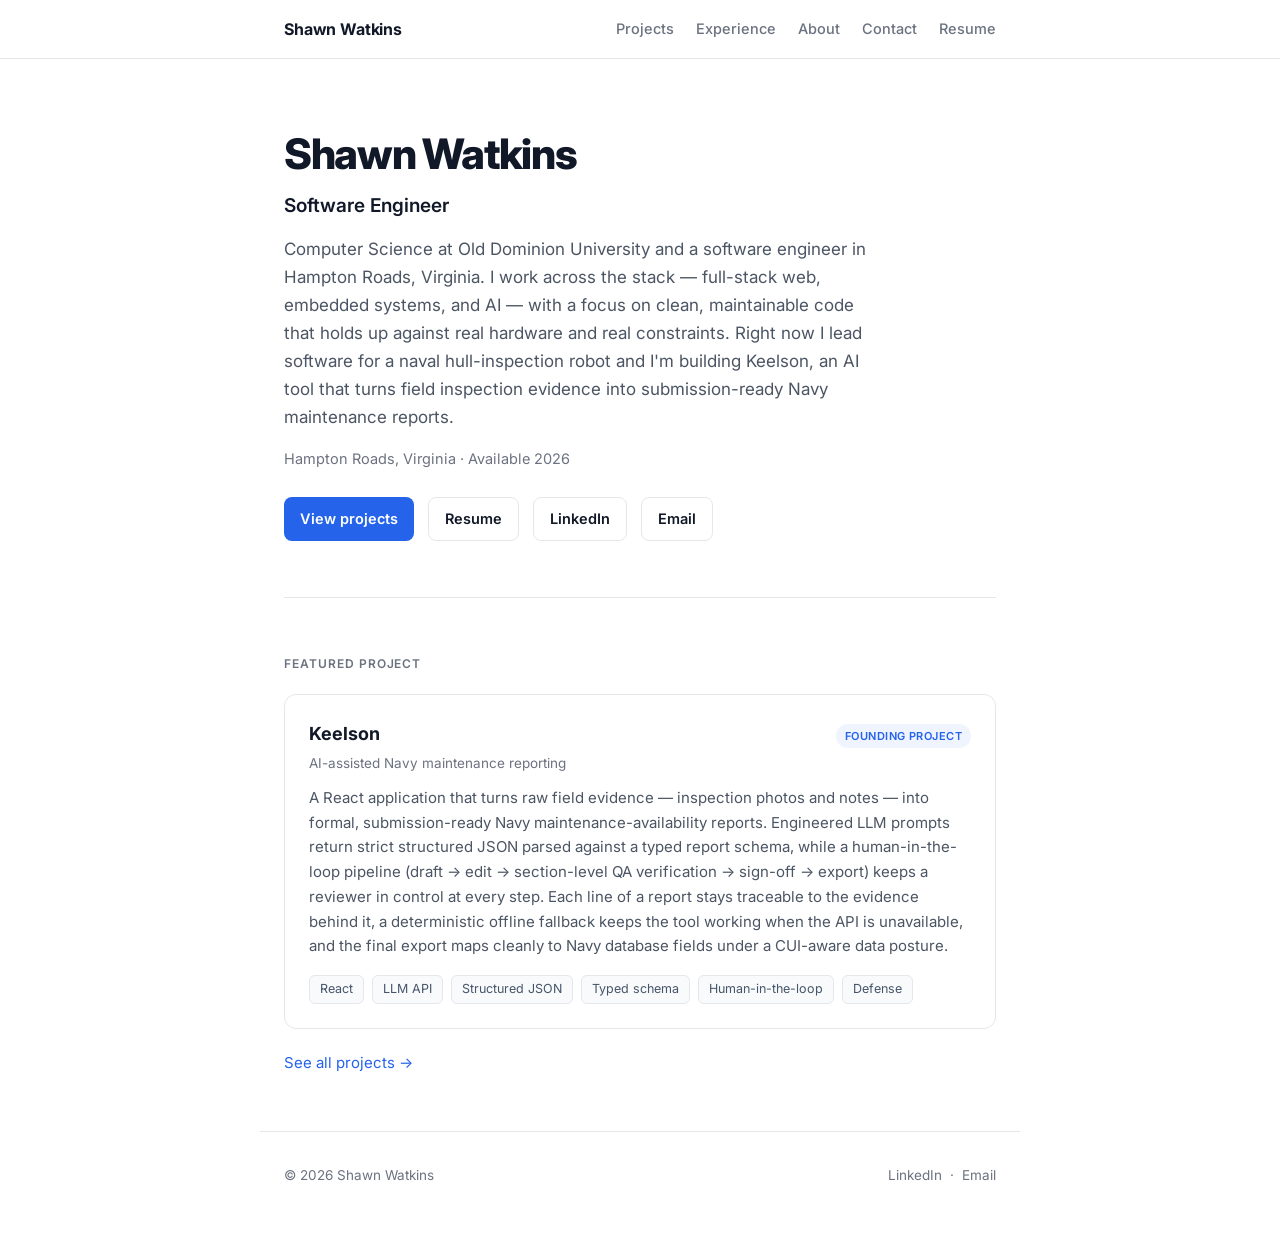
<file: index.html>
<!DOCTYPE html>
<html lang="en">
<head>
<meta charset="UTF-8">
<meta name="viewport" content="width=device-width, initial-scale=1.0">
<title>Shawn Watkins — Software Engineer</title>
<meta name="description" content="Shawn Watkins — software engineer in Hampton Roads, VA. Full-stack, embedded, and AI systems.">
<link rel="preconnect" href="https://fonts.googleapis.com">
<link rel="preconnect" href="https://fonts.gstatic.com" crossorigin>
<link href="https://fonts.googleapis.com/css2?family=Inter:wght@400;500;600;700;800&display=swap" rel="stylesheet">
<link rel="stylesheet" href="style.css">
</head>
<body>

<header class="site-header">
  <nav class="nav">
    <a class="brand" href="index.html">Shawn Watkins</a>
    <div class="links">
      <a href="projects.html">Projects</a>
      <a href="experience.html">Experience</a>
      <a href="about.html">About</a>
      <a href="contact.html">Contact</a>
      <a href="Shawn_Watkins_Resume.pdf" target="_blank">Resume</a>
    </div>
  </nav>
</header>

<main>
  <section class="hero">
    <h1>Shawn Watkins</h1>
    <div class="role">Software Engineer</div>
    <p class="tagline">Computer Science at Old Dominion University and a software engineer in Hampton Roads, Virginia. I work across the stack — full-stack web, embedded systems, and AI — with a focus on clean, maintainable code that holds up against real hardware and real constraints. Right now I lead software for a naval hull-inspection robot and I'm building Keelson, an AI tool that turns field inspection evidence into submission-ready Navy maintenance reports.</p>
    <div class="meta">Hampton Roads, Virginia &middot; Available 2026</div>
    <div class="cta">
      <a class="btn btn-primary" href="projects.html">View projects</a>
      <a class="btn btn-ghost" href="Shawn_Watkins_Resume.pdf" target="_blank">Resume</a>
      <a class="btn btn-ghost" href="https://www.linkedin.com/in/shawn-watkins-51b217351" target="_blank">LinkedIn</a>
      <a class="btn btn-ghost" href="mailto:shawnwatkins120@gmail.com">Email</a>
    </div>
  </section>

  <section>
    <div class="eyebrow">Featured Project</div>
    <div class="projects">

      <div class="card">
        <div class="card-top">
          <div>
            <h3>Keelson</h3>
            <div class="ctx">AI-assisted Navy maintenance reporting</div>
          </div>
          <span class="flag">Founding project</span>
        </div>
        <p class="desc">A React application that turns raw field evidence — inspection photos and notes — into formal, submission-ready Navy maintenance-availability reports. Engineered LLM prompts return strict structured JSON parsed against a typed report schema, while a human-in-the-loop pipeline (draft → edit → section-level QA verification → sign-off → export) keeps a reviewer in control at every step. Each line of a report stays traceable to the evidence behind it, a deterministic offline fallback keeps the tool working when the API is unavailable, and the final export maps cleanly to Navy database fields under a CUI-aware data posture.</p>
        <div class="tags">
          <span class="tag">React</span><span class="tag">LLM API</span><span class="tag">Structured JSON</span><span class="tag">Typed schema</span><span class="tag">Human-in-the-loop</span><span class="tag">Defense</span>
        </div>
      </div>

    </div>
    <p style="margin-top:22px;font-size:15px;"><a href="projects.html">See all projects →</a></p>
  </section>
</main>

<footer>
  <span>© 2026 Shawn Watkins</span>
  <span><a href="https://www.linkedin.com/in/shawn-watkins-51b217351" target="_blank">LinkedIn</a> &nbsp;·&nbsp; <a href="mailto:shawnwatkins120@gmail.com">Email</a></span>
</footer>

</body>
</html>
</file>
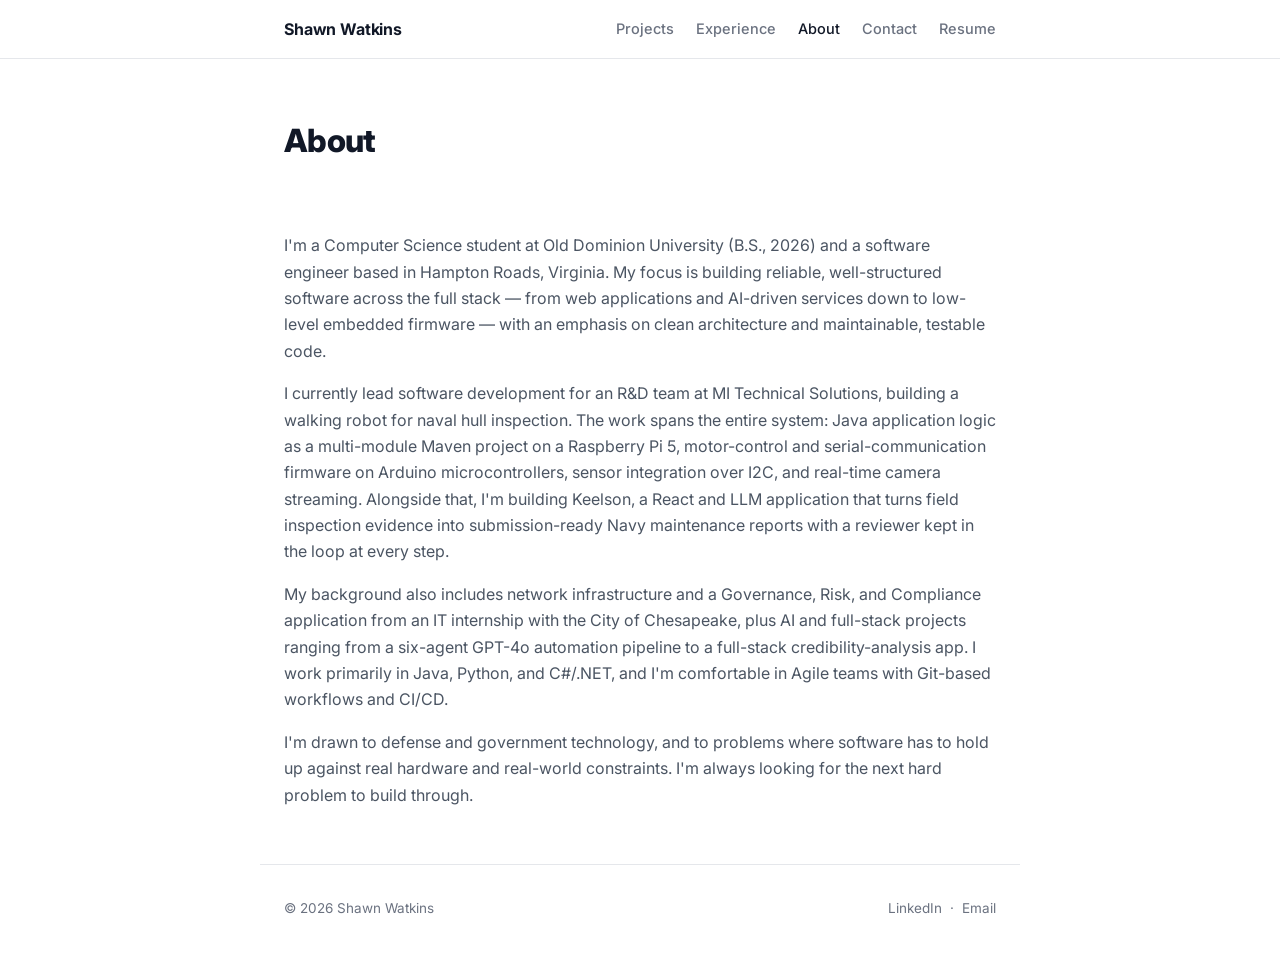
<file: about.html>
<!DOCTYPE html>
<html lang="en">
<head>
<meta charset="UTF-8">
<meta name="viewport" content="width=device-width, initial-scale=1.0">
<title>About — Shawn Watkins</title>
<link rel="preconnect" href="https://fonts.googleapis.com">
<link rel="preconnect" href="https://fonts.gstatic.com" crossorigin>
<link href="https://fonts.googleapis.com/css2?family=Inter:wght@400;500;600;700;800&display=swap" rel="stylesheet">
<link rel="stylesheet" href="style.css">
</head>
<body>

<header class="site-header">
  <nav class="nav">
    <a class="brand" href="index.html">Shawn Watkins</a>
    <div class="links">
      <a href="projects.html">Projects</a>
      <a href="experience.html">Experience</a>
      <a href="about.html" class="active">About</a>
      <a href="contact.html">Contact</a>
      <a href="Shawn_Watkins_Resume.pdf" target="_blank">Resume</a>
    </div>
  </nav>
</header>

<main>
  <div class="page-title"><h1>About</h1></div>
  <section style="border-bottom:none;" class="prose">
    <p>I'm a Computer Science student at Old Dominion University (B.S., 2026) and a software engineer based in Hampton Roads, Virginia. My focus is building reliable, well-structured software across the full stack — from web applications and AI-driven services down to low-level embedded firmware — with an emphasis on clean architecture and maintainable, testable code.</p>
    <p>I currently lead software development for an R&amp;D team at MI Technical Solutions, building a walking robot for naval hull inspection. The work spans the entire system: Java application logic as a multi-module Maven project on a Raspberry Pi 5, motor-control and serial-communication firmware on Arduino microcontrollers, sensor integration over I2C, and real-time camera streaming. Alongside that, I'm building Keelson, a React and LLM application that turns field inspection evidence into submission-ready Navy maintenance reports with a reviewer kept in the loop at every step.</p>
    <p>My background also includes network infrastructure and a Governance, Risk, and Compliance application from an IT internship with the City of Chesapeake, plus AI and full-stack projects ranging from a six-agent GPT-4o automation pipeline to a full-stack credibility-analysis app. I work primarily in Java, Python, and C#/.NET, and I'm comfortable in Agile teams with Git-based workflows and CI/CD.</p>
    <p>I'm drawn to defense and government technology, and to problems where software has to hold up against real hardware and real-world constraints. I'm always looking for the next hard problem to build through.</p>
  </section>
</main>

<footer>
  <span>© 2026 Shawn Watkins</span>
  <span><a href="https://www.linkedin.com/in/shawn-watkins-51b217351" target="_blank">LinkedIn</a> &nbsp;·&nbsp; <a href="mailto:shawnwatkins120@gmail.com">Email</a></span>
</footer>

</body>
</html>
</file>
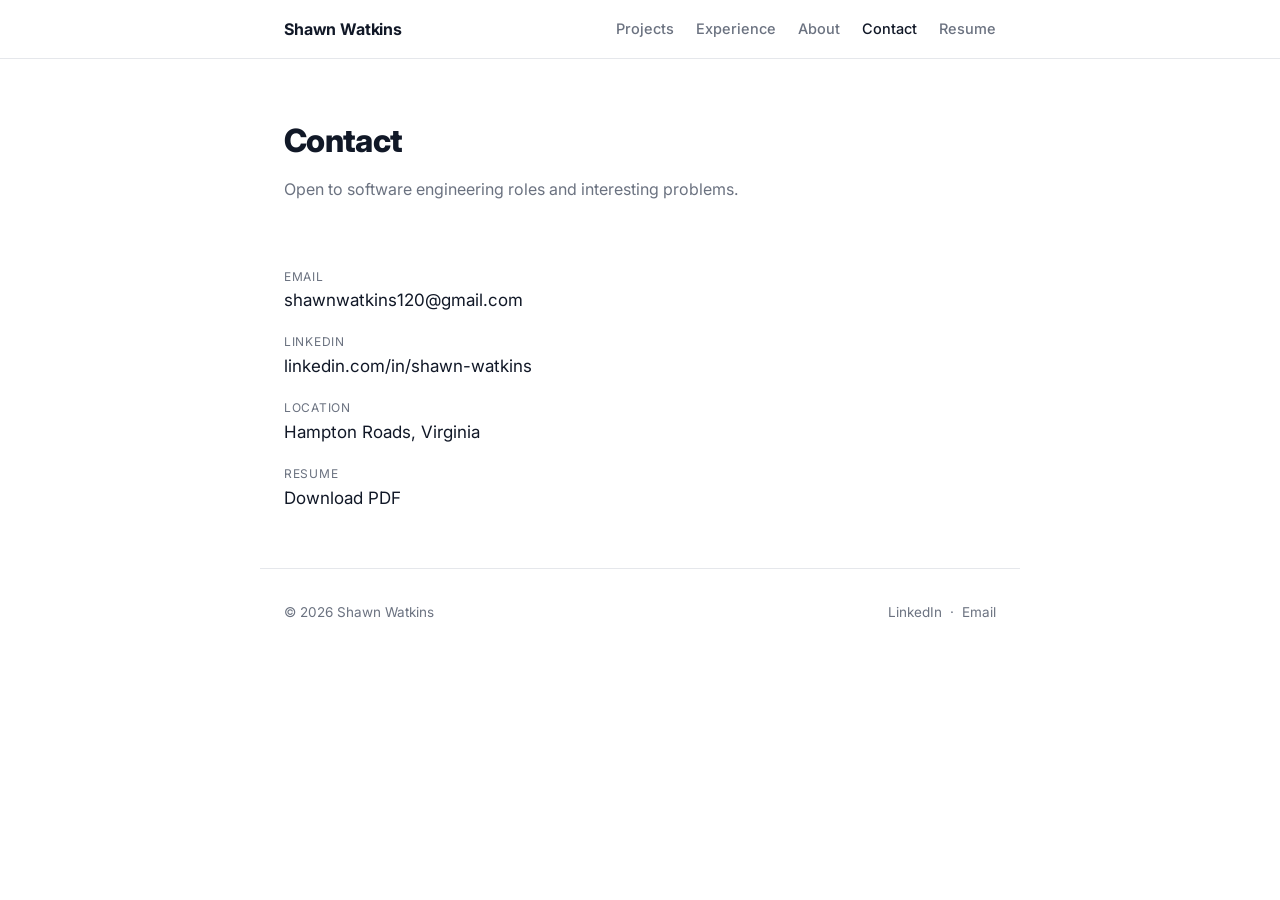
<file: contact.html>
<!DOCTYPE html>
<html lang="en">
<head>
<meta charset="UTF-8">
<meta name="viewport" content="width=device-width, initial-scale=1.0">
<title>Contact — Shawn Watkins</title>
<link rel="preconnect" href="https://fonts.googleapis.com">
<link rel="preconnect" href="https://fonts.gstatic.com" crossorigin>
<link href="https://fonts.googleapis.com/css2?family=Inter:wght@400;500;600;700;800&display=swap" rel="stylesheet">
<link rel="stylesheet" href="style.css">
</head>
<body>

<header class="site-header">
  <nav class="nav">
    <a class="brand" href="index.html">Shawn Watkins</a>
    <div class="links">
      <a href="projects.html">Projects</a>
      <a href="experience.html">Experience</a>
      <a href="about.html">About</a>
      <a href="contact.html" class="active">Contact</a>
      <a href="Shawn_Watkins_Resume.pdf" target="_blank">Resume</a>
    </div>
  </nav>
</header>

<main>
  <div class="page-title"><h1>Contact</h1><p>Open to software engineering roles and interesting problems.</p></div>
  <section style="border-bottom:none;">
    <div class="contact-list">
      <div class="item"><div class="lbl">Email</div><a href="mailto:shawnwatkins120@gmail.com">shawnwatkins120@gmail.com</a></div>
      <div class="item"><div class="lbl">LinkedIn</div><a href="https://www.linkedin.com/in/shawn-watkins-51b217351" target="_blank">linkedin.com/in/shawn-watkins</a></div>
      <div class="item"><div class="lbl">Location</div><span>Hampton Roads, Virginia</span></div>
      <div class="item"><div class="lbl">Resume</div><a href="Shawn_Watkins_Resume.pdf" target="_blank">Download PDF</a></div>
    </div>
  </section>
</main>

<footer>
  <span>© 2026 Shawn Watkins</span>
  <span><a href="https://www.linkedin.com/in/shawn-watkins-51b217351" target="_blank">LinkedIn</a> &nbsp;·&nbsp; <a href="mailto:shawnwatkins120@gmail.com">Email</a></span>
</footer>

</body>
</html>
</file>
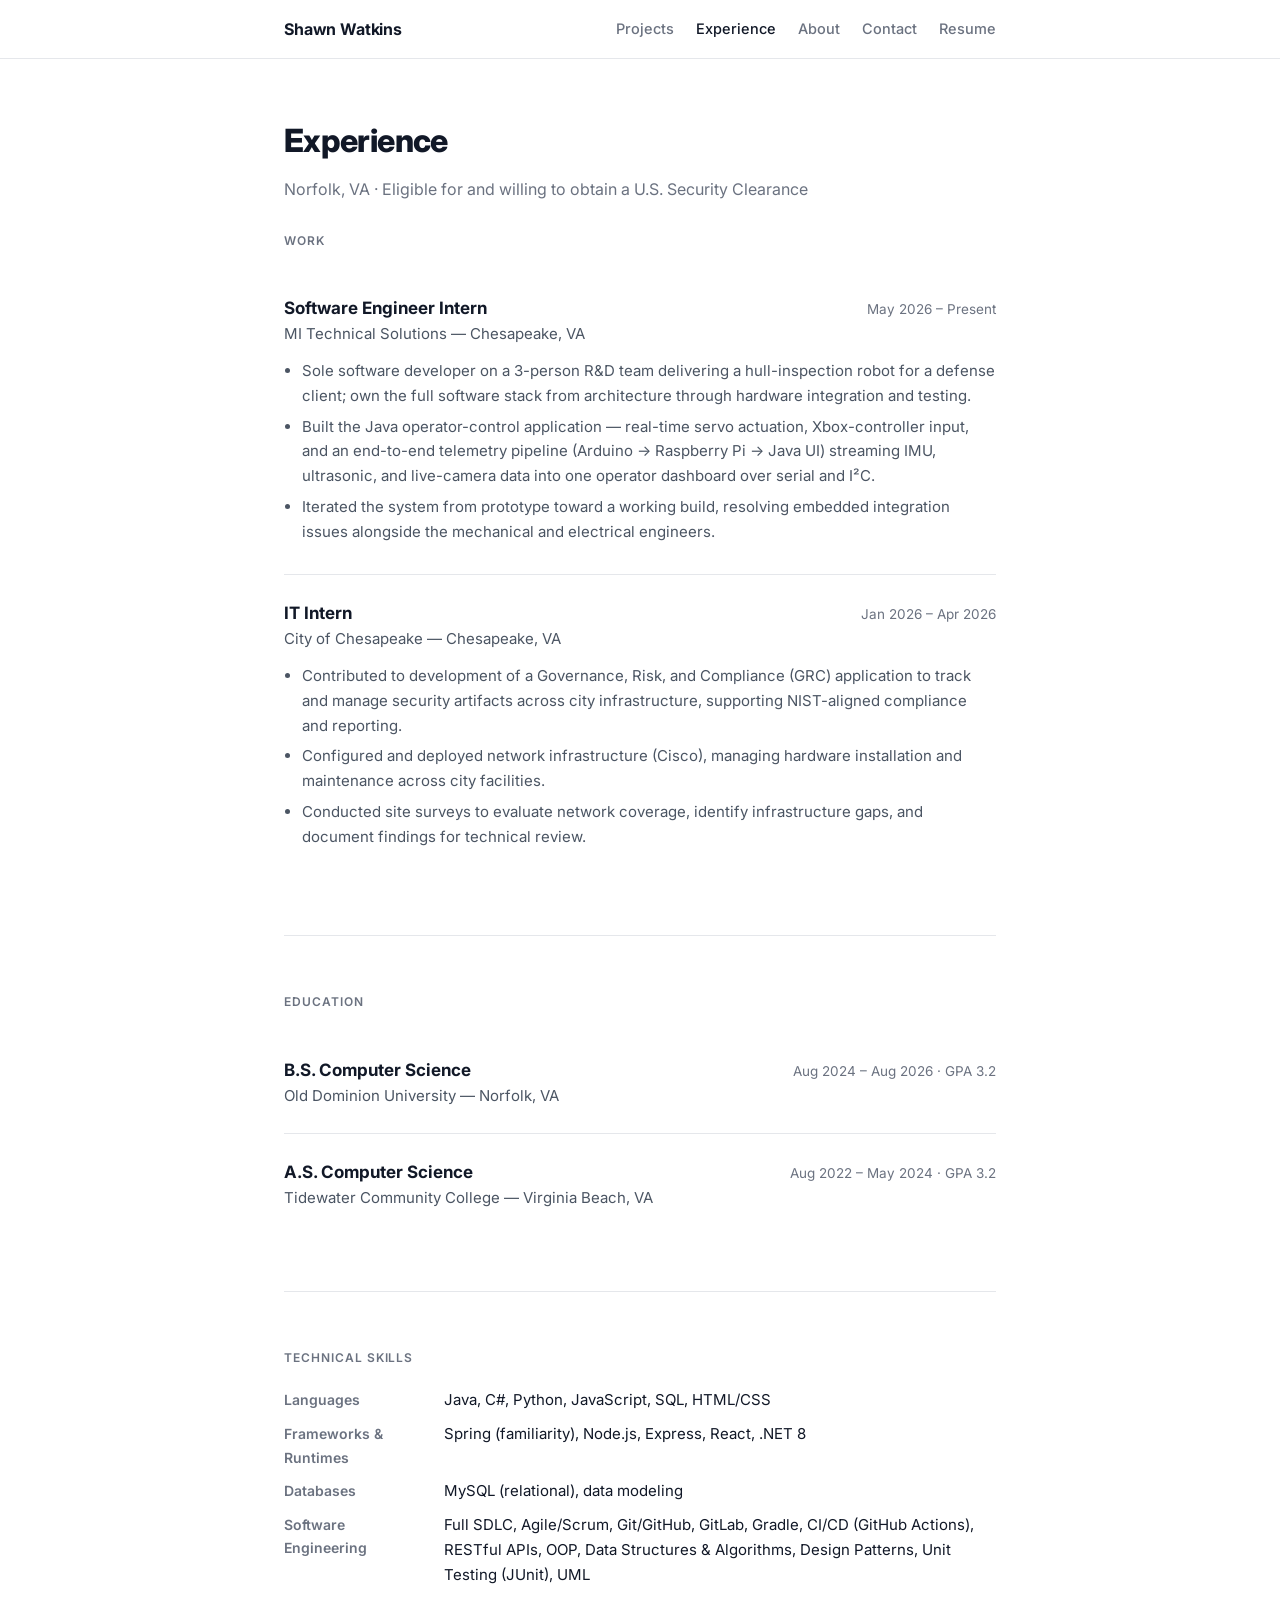
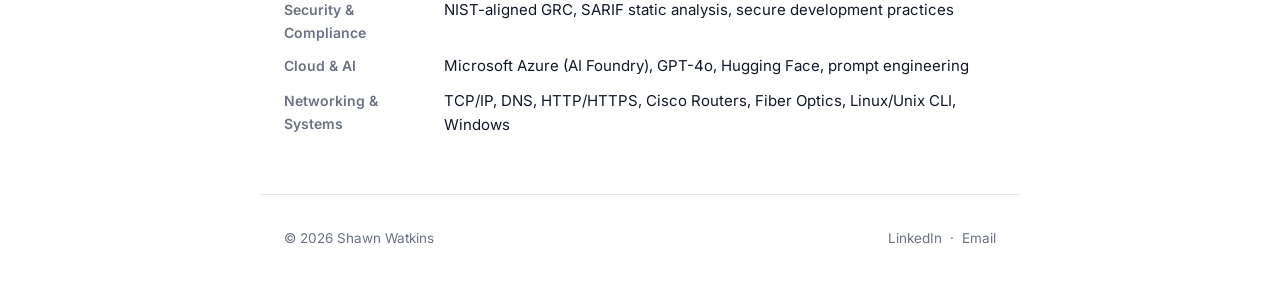
<file: experience.html>
<!DOCTYPE html>
<html lang="en">
<head>
<meta charset="UTF-8">
<meta name="viewport" content="width=device-width, initial-scale=1.0">
<title>Experience — Shawn Watkins</title>
<link rel="preconnect" href="https://fonts.googleapis.com">
<link rel="preconnect" href="https://fonts.gstatic.com" crossorigin>
<link href="https://fonts.googleapis.com/css2?family=Inter:wght@400;500;600;700;800&display=swap" rel="stylesheet">
<link rel="stylesheet" href="style.css">
</head>
<body>

<header class="site-header">
  <nav class="nav">
    <a class="brand" href="index.html">Shawn Watkins</a>
    <div class="links">
      <a href="projects.html">Projects</a>
      <a href="experience.html" class="active">Experience</a>
      <a href="about.html">About</a>
      <a href="contact.html">Contact</a>
      <a href="Shawn_Watkins_Resume.pdf" target="_blank">Resume</a>
    </div>
  </nav>
</header>

<main>
  <div class="page-title">
    <h1>Experience</h1>
    <p>Norfolk, VA &middot; Eligible for and willing to obtain a U.S. Security Clearance</p>
  </div>

  <section style="padding-top:20px;">
    <div class="eyebrow">Work</div>
    <div class="entry">
      <div class="row">
        <div><h3>Software Engineer Intern</h3><div class="org">MI Technical Solutions — Chesapeake, VA</div></div>
        <div class="when">May 2026 – Present</div>
      </div>
      <ul>
        <li>Sole software developer on a 3-person R&amp;D team delivering a hull-inspection robot for a defense client; own the full software stack from architecture through hardware integration and testing.</li>
        <li>Built the Java operator-control application — real-time servo actuation, Xbox-controller input, and an end-to-end telemetry pipeline (Arduino → Raspberry Pi → Java UI) streaming IMU, ultrasonic, and live-camera data into one operator dashboard over serial and I²C.</li>
        <li>Iterated the system from prototype toward a working build, resolving embedded integration issues alongside the mechanical and electrical engineers.</li>
      </ul>
    </div>
    <div class="entry">
      <div class="row">
        <div><h3>IT Intern</h3><div class="org">City of Chesapeake — Chesapeake, VA</div></div>
        <div class="when">Jan 2026 – Apr 2026</div>
      </div>
      <ul>
        <li>Contributed to development of a Governance, Risk, and Compliance (GRC) application to track and manage security artifacts across city infrastructure, supporting NIST-aligned compliance and reporting.</li>
        <li>Configured and deployed network infrastructure (Cisco), managing hardware installation and maintenance across city facilities.</li>
        <li>Conducted site surveys to evaluate network coverage, identify infrastructure gaps, and document findings for technical review.</li>
      </ul>
    </div>
  </section>

  <section>
    <div class="eyebrow">Education</div>
    <div class="entry">
      <div class="row">
        <div><h3>B.S. Computer Science</h3><div class="org">Old Dominion University — Norfolk, VA</div></div>
        <div class="when">Aug 2024 – Aug 2026 · GPA 3.2</div>
      </div>
    </div>
    <div class="entry">
      <div class="row">
        <div><h3>A.S. Computer Science</h3><div class="org">Tidewater Community College — Virginia Beach, VA</div></div>
        <div class="when">Aug 2022 – May 2024 · GPA 3.2</div>
      </div>
    </div>
  </section>

  <section style="border-bottom:none;">
    <div class="eyebrow">Technical Skills</div>
    <div class="skills">
      <div class="k">Languages</div><div class="v">Java, C#, Python, JavaScript, SQL, HTML/CSS</div>
      <div class="k">Frameworks &amp; Runtimes</div><div class="v">Spring (familiarity), Node.js, Express, React, .NET 8</div>
      <div class="k">Databases</div><div class="v">MySQL (relational), data modeling</div>
      <div class="k">Software Engineering</div><div class="v">Full SDLC, Agile/Scrum, Git/GitHub, GitLab, Gradle, CI/CD (GitHub Actions), RESTful APIs, OOP, Data Structures &amp; Algorithms, Design Patterns, Unit Testing (JUnit), UML</div>
      <div class="k">Security &amp; Compliance</div><div class="v">NIST-aligned GRC, SARIF static analysis, secure development practices</div>
      <div class="k">Cloud &amp; AI</div><div class="v">Microsoft Azure (AI Foundry), GPT-4o, Hugging Face, prompt engineering</div>
      <div class="k">Networking &amp; Systems</div><div class="v">TCP/IP, DNS, HTTP/HTTPS, Cisco Routers, Fiber Optics, Linux/Unix CLI, Windows</div>
    </div>
  </section>
</main>

<footer>
  <span>© 2026 Shawn Watkins</span>
  <span><a href="https://www.linkedin.com/in/shawn-watkins-51b217351" target="_blank">LinkedIn</a> &nbsp;·&nbsp; <a href="mailto:shawnwatkins120@gmail.com">Email</a></span>
</footer>

</body>
</html>
</file>
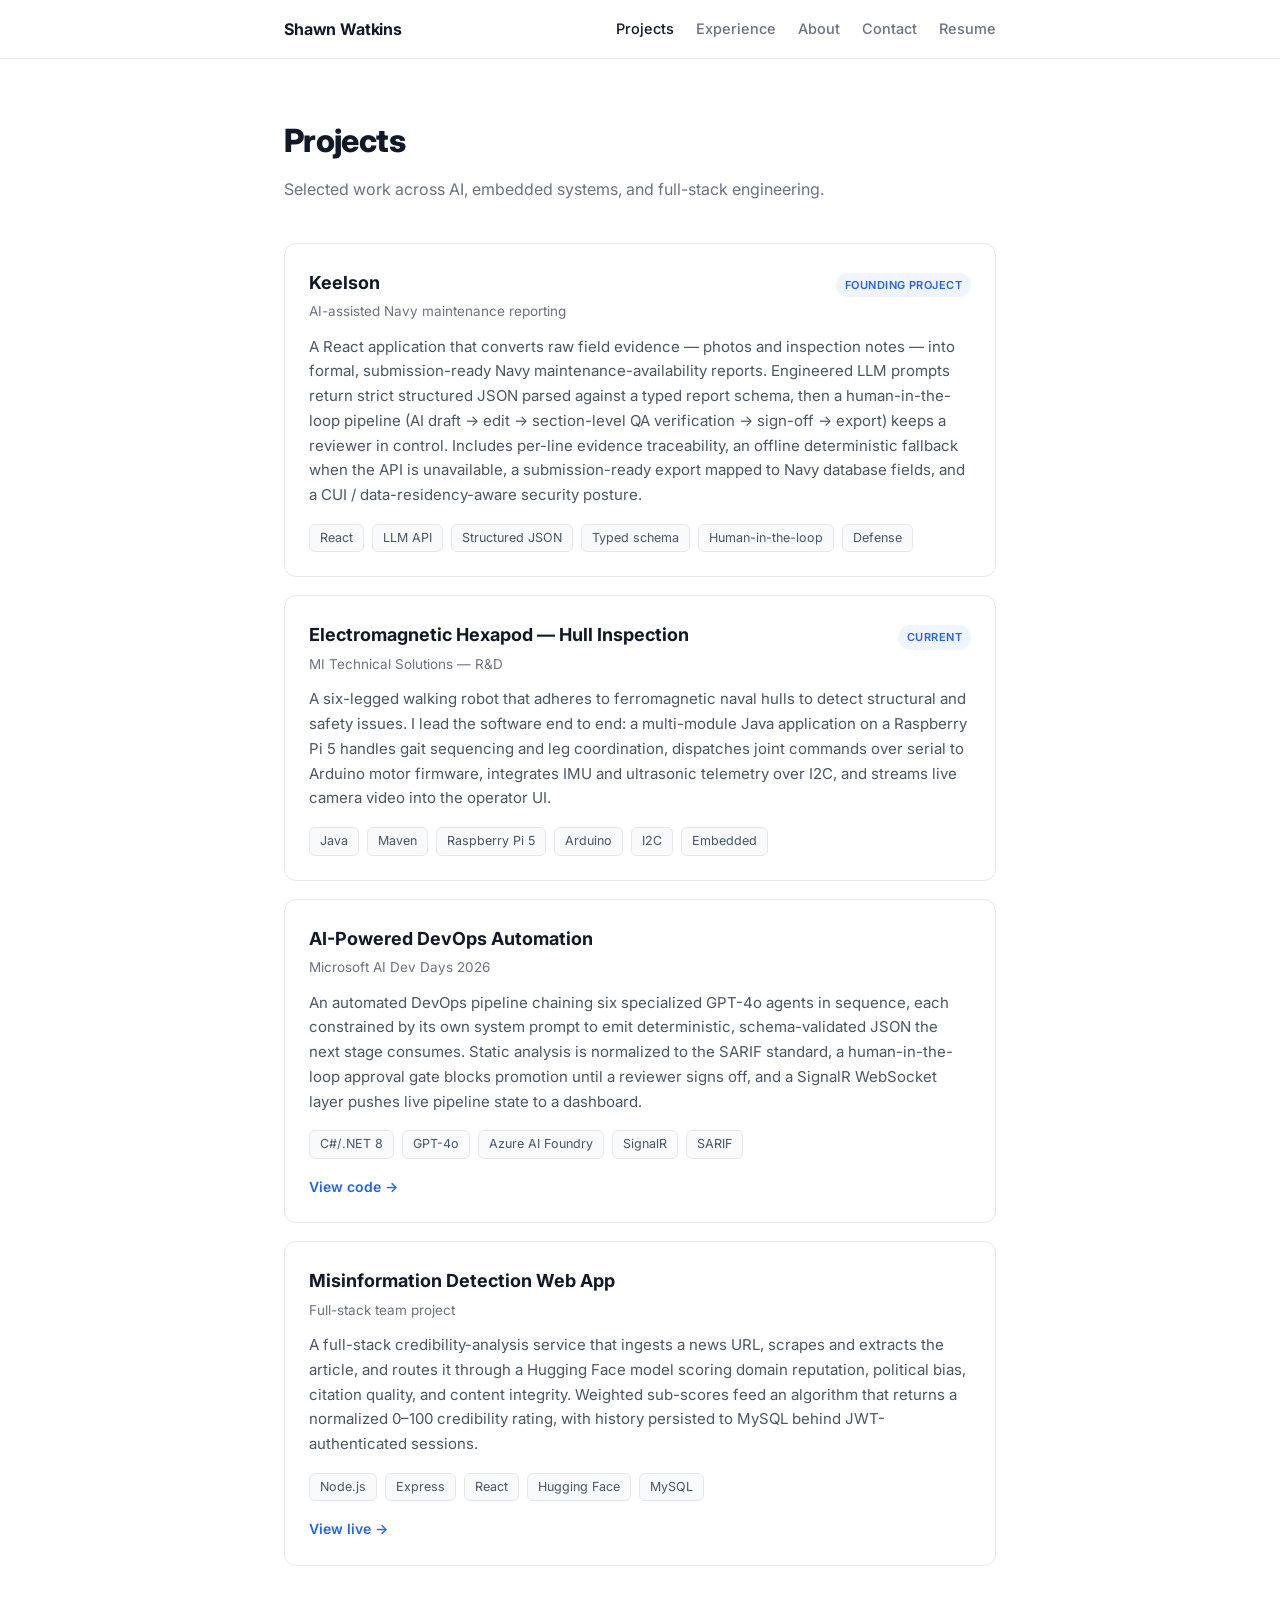
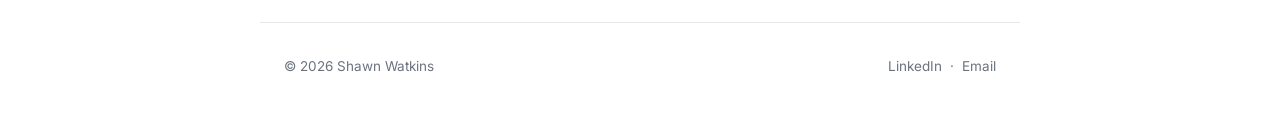
<file: projects.html>
<!DOCTYPE html>
<html lang="en">
<head>
<meta charset="UTF-8">
<meta name="viewport" content="width=device-width, initial-scale=1.0">
<title>Projects — Shawn Watkins</title>
<link rel="preconnect" href="https://fonts.googleapis.com">
<link rel="preconnect" href="https://fonts.gstatic.com" crossorigin>
<link href="https://fonts.googleapis.com/css2?family=Inter:wght@400;500;600;700;800&display=swap" rel="stylesheet">
<link rel="stylesheet" href="style.css">
</head>
<body>

<header class="site-header">
  <nav class="nav">
    <a class="brand" href="index.html">Shawn Watkins</a>
    <div class="links">
      <a href="projects.html" class="active">Projects</a>
      <a href="experience.html">Experience</a>
      <a href="about.html">About</a>
      <a href="contact.html">Contact</a>
      <a href="Shawn_Watkins_Resume.pdf" target="_blank">Resume</a>
    </div>
  </nav>
</header>

<main>
  <div class="page-title">
    <h1>Projects</h1>
    <p>Selected work across AI, embedded systems, and full-stack engineering.</p>
  </div>

  <section style="border-bottom:none; padding-top:32px;">
    <div class="projects">

      <div class="card">
        <div class="card-top">
          <div><h3>Keelson</h3><div class="ctx">AI-assisted Navy maintenance reporting</div></div>
          <span class="flag">Founding project</span>
        </div>
        <p class="desc">A React application that converts raw field evidence — photos and inspection notes — into formal, submission-ready Navy maintenance-availability reports. Engineered LLM prompts return strict structured JSON parsed against a typed report schema, then a human-in-the-loop pipeline (AI draft → edit → section-level QA verification → sign-off → export) keeps a reviewer in control. Includes per-line evidence traceability, an offline deterministic fallback when the API is unavailable, a submission-ready export mapped to Navy database fields, and a CUI / data-residency-aware security posture.</p>
        <div class="tags">
          <span class="tag">React</span><span class="tag">LLM API</span><span class="tag">Structured JSON</span><span class="tag">Typed schema</span><span class="tag">Human-in-the-loop</span><span class="tag">Defense</span>
        </div>
      </div>

      <div class="card">
        <div class="card-top">
          <div><h3>Electromagnetic Hexapod — Hull Inspection</h3><div class="ctx">MI Technical Solutions — R&amp;D</div></div>
          <span class="flag">Current</span>
        </div>
        <p class="desc">A six-legged walking robot that adheres to ferromagnetic naval hulls to detect structural and safety issues. I lead the software end to end: a multi-module Java application on a Raspberry Pi 5 handles gait sequencing and leg coordination, dispatches joint commands over serial to Arduino motor firmware, integrates IMU and ultrasonic telemetry over I2C, and streams live camera video into the operator UI.</p>
        <div class="tags">
          <span class="tag">Java</span><span class="tag">Maven</span><span class="tag">Raspberry Pi 5</span><span class="tag">Arduino</span><span class="tag">I2C</span><span class="tag">Embedded</span>
        </div>
      </div>

      <div class="card">
        <div class="card-top">
          <div><h3>AI-Powered DevOps Automation</h3><div class="ctx">Microsoft AI Dev Days 2026</div></div>
        </div>
        <p class="desc">An automated DevOps pipeline chaining six specialized GPT-4o agents in sequence, each constrained by its own system prompt to emit deterministic, schema-validated JSON the next stage consumes. Static analysis is normalized to the SARIF standard, a human-in-the-loop approval gate blocks promotion until a reviewer signs off, and a SignalR WebSocket layer pushes live pipeline state to a dashboard.</p>
        <div class="tags">
          <span class="tag">C#/.NET 8</span><span class="tag">GPT-4o</span><span class="tag">Azure AI Foundry</span><span class="tag">SignalR</span><span class="tag">SARIF</span>
        </div>
        <div class="card-links"><a href="https://github.com/ArmaniTulip/Hackathon-2026" target="_blank">View code →</a></div>
      </div>

      <div class="card">
        <div class="card-top">
          <div><h3>Misinformation Detection Web App</h3><div class="ctx">Full-stack team project</div></div>
        </div>
        <p class="desc">A full-stack credibility-analysis service that ingests a news URL, scrapes and extracts the article, and routes it through a Hugging Face model scoring domain reputation, political bias, citation quality, and content integrity. Weighted sub-scores feed an algorithm that returns a normalized 0–100 credibility rating, with history persisted to MySQL behind JWT-authenticated sessions.</p>
        <div class="tags">
          <span class="tag">Node.js</span><span class="tag">Express</span><span class="tag">React</span><span class="tag">Hugging Face</span><span class="tag">MySQL</span>
        </div>
        <div class="card-links"><a href="https://mrcarr87.github.io/CS-411W-Team-Blue-Misinformation-Project/" target="_blank">View live →</a></div>
      </div>

    </div>
  </section>
</main>

<footer>
  <span>© 2026 Shawn Watkins</span>
  <span><a href="https://www.linkedin.com/in/shawn-watkins-51b217351" target="_blank">LinkedIn</a> &nbsp;·&nbsp; <a href="mailto:shawnwatkins120@gmail.com">Email</a></span>
</footer>

</body>
</html>
</file>
<file: style.css>
/* ---- Shawn Watkins — clean professional portfolio ---- */
:root {
  --bg: #ffffff;
  --surface: #f8fafc;
  --border: #e5e7eb;
  --text: #111827;
  --text-soft: #4b5563;
  --text-mute: #6b7280;
  --accent: #2563eb;
  --accent-soft: #eff4ff;
  --max: 760px;
}
* { margin: 0; padding: 0; box-sizing: border-box; }
html { scroll-behavior: smooth; }
body {
  background: var(--bg);
  color: var(--text-soft);
  font-family: "Inter", -apple-system, BlinkMacSystemFont, "Segoe UI", Roboto, Helvetica, Arial, sans-serif;
  line-height: 1.65;
  -webkit-font-smoothing: antialiased;
  font-size: 16px;
}
a { color: var(--accent); text-decoration: none; }
a:hover { text-decoration: underline; }

/* ---- Header / nav ---- */
.site-header {
  border-bottom: 1px solid var(--border);
  position: sticky; top: 0;
  background: rgba(255,255,255,0.85);
  backdrop-filter: saturate(180%) blur(8px);
  z-index: 10;
}
.nav {
  max-width: var(--max); margin: 0 auto;
  padding: 16px 24px;
  display: flex; align-items: center; justify-content: space-between;
}
.nav .brand { font-weight: 700; color: var(--text); font-size: 16px; letter-spacing: -0.01em; }
.nav .brand:hover { text-decoration: none; color: var(--accent); }
.nav .links { display: flex; gap: 22px; }
.nav .links a { color: var(--text-mute); font-size: 14.5px; font-weight: 500; }
.nav .links a:hover { color: var(--text); text-decoration: none; }
.nav .links a.active { color: var(--text); }

/* ---- Layout ---- */
main { max-width: var(--max); margin: 0 auto; padding: 0 24px; }
section { padding: 56px 0; border-bottom: 1px solid var(--border); }
section:last-of-type { border-bottom: none; }
.eyebrow {
  font-size: 12px; font-weight: 600; letter-spacing: 0.08em;
  text-transform: uppercase; color: var(--text-mute); margin-bottom: 20px;
}

/* ---- Hero ---- */
.hero { padding: 72px 0 56px; border-bottom: 1px solid var(--border); }
.hero h1 { font-size: 42px; font-weight: 800; color: var(--text); letter-spacing: -0.03em; line-height: 1.1; }
.hero .role { font-size: 19px; color: var(--text); font-weight: 600; margin-top: 12px; }
.hero .tagline { font-size: 17px; color: var(--text-soft); margin-top: 14px; max-width: 600px; }
.hero .meta { font-size: 14.5px; color: var(--text-mute); margin-top: 16px; }
.hero .cta { display: flex; gap: 14px; margin-top: 26px; flex-wrap: wrap; }
.btn {
  display: inline-flex; align-items: center; gap: 7px;
  font-size: 14.5px; font-weight: 600; padding: 9px 16px; border-radius: 8px;
}
.btn-primary { background: var(--accent); color: #fff; }
.btn-primary:hover { background: #1d4ed8; text-decoration: none; }
.btn-ghost { border: 1px solid var(--border); color: var(--text); }
.btn-ghost:hover { border-color: #cbd5e1; background: var(--surface); text-decoration: none; }

/* ---- Section titles for sub-pages ---- */
.page-title { padding: 56px 0 8px; }
.page-title h1 { font-size: 32px; font-weight: 800; color: var(--text); letter-spacing: -0.02em; }
.page-title p { color: var(--text-mute); margin-top: 8px; }

/* ---- Prose ---- */
.prose p { margin-bottom: 16px; }
.prose p:last-child { margin-bottom: 0; }

/* ---- Project cards ---- */
.projects { display: flex; flex-direction: column; gap: 18px; }
.card {
  border: 1px solid var(--border); border-radius: 12px; padding: 24px;
  transition: border-color 0.15s ease, box-shadow 0.15s ease;
}
.card:hover { border-color: #cbd5e1; box-shadow: 0 4px 16px rgba(15,23,42,0.05); }
.card .card-top { display: flex; justify-content: space-between; align-items: baseline; gap: 12px; }
.card h3 { font-size: 18px; color: var(--text); font-weight: 700; }
.card .flag {
  font-size: 11px; font-weight: 600; letter-spacing: 0.04em; text-transform: uppercase;
  color: var(--accent); background: var(--accent-soft); padding: 3px 9px; border-radius: 999px; white-space: nowrap;
}
.card .ctx { font-size: 13.5px; color: var(--text-mute); margin-top: 3px; }
.card .desc { margin-top: 12px; font-size: 15px; color: var(--text-soft); }
.card .tags { margin-top: 16px; display: flex; flex-wrap: wrap; gap: 8px; }
.card .tag { font-size: 12.5px; color: #475569; background: var(--surface); border: 1px solid var(--border); padding: 3px 10px; border-radius: 6px; }
.card .card-links { margin-top: 16px; display: flex; gap: 18px; font-size: 14px; font-weight: 600; }

/* ---- Experience / list entries ---- */
.entry { padding: 24px 0; border-bottom: 1px solid var(--border); }
.entry:last-child { border-bottom: none; }
.entry .row { display: flex; justify-content: space-between; align-items: baseline; gap: 12px; flex-wrap: wrap; }
.entry h3 { font-size: 17px; color: var(--text); font-weight: 700; }
.entry .org { font-size: 15px; color: var(--text-soft); }
.entry .when { font-size: 13.5px; color: var(--text-mute); white-space: nowrap; }
.entry ul { margin: 12px 0 0; padding-left: 18px; }
.entry li { font-size: 15px; color: var(--text-soft); margin-bottom: 6px; }

/* ---- Skills ---- */
.skills { display: grid; grid-template-columns: 140px 1fr; gap: 10px 20px; }
.skills .k { font-size: 14px; color: var(--text-mute); font-weight: 600; }
.skills .v { font-size: 15px; color: var(--text); }

/* ---- Contact ---- */
.contact-list { display: flex; flex-direction: column; gap: 18px; }
.contact-list .item .lbl { font-size: 12px; text-transform: uppercase; letter-spacing: 0.06em; color: var(--text-mute); }
.contact-list .item a, .contact-list .item span { font-size: 17px; color: var(--text); }

/* ---- Footer ---- */
footer { max-width: var(--max); margin: 0 auto; padding: 32px 24px 48px; color: var(--text-mute); font-size: 13.5px; display: flex; justify-content: space-between; flex-wrap: wrap; gap: 12px; border-top: 1px solid var(--border); }
footer a { color: var(--text-mute); }
footer a:hover { color: var(--text); text-decoration: none; }

@media (max-width: 560px) {
  .hero h1 { font-size: 34px; }
  .nav .links { gap: 14px; }
  .skills { grid-template-columns: 1fr; gap: 2px 0; }
  .skills .k { margin-top: 10px; }
}
</file>
